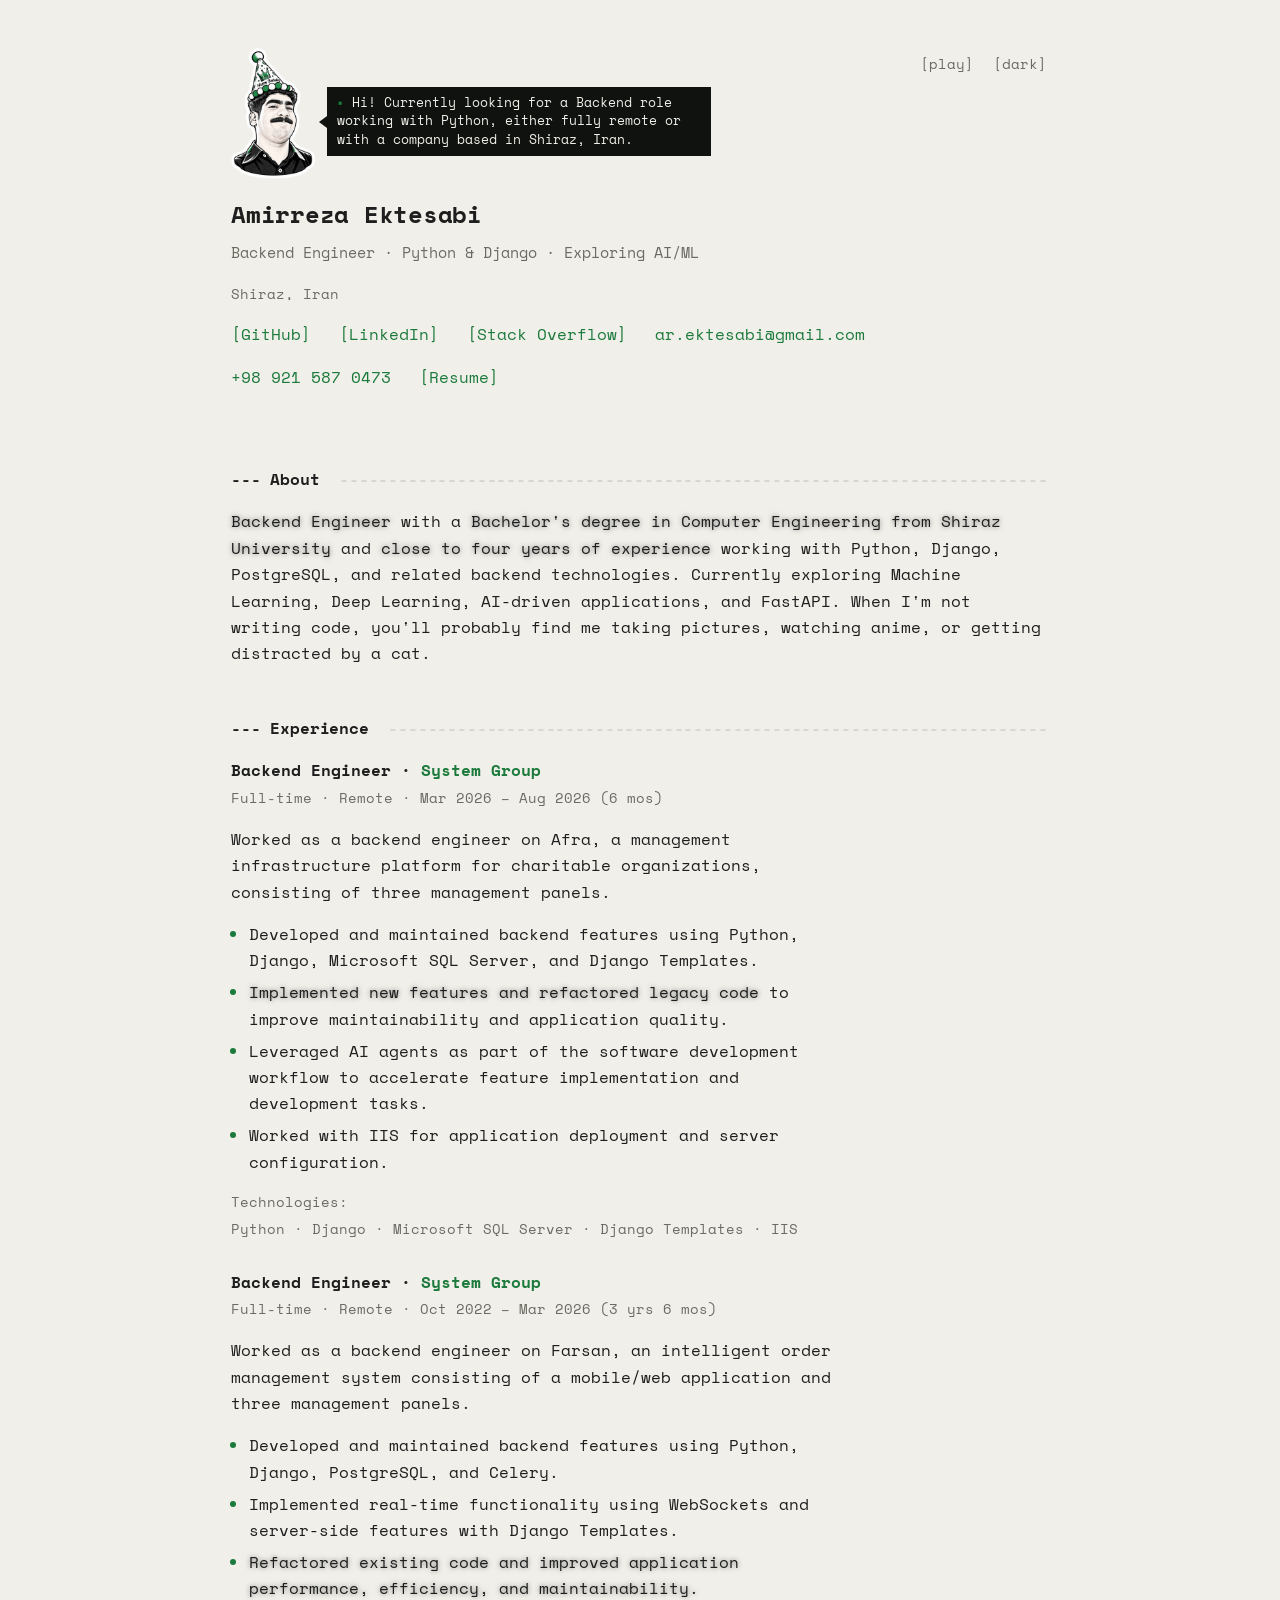
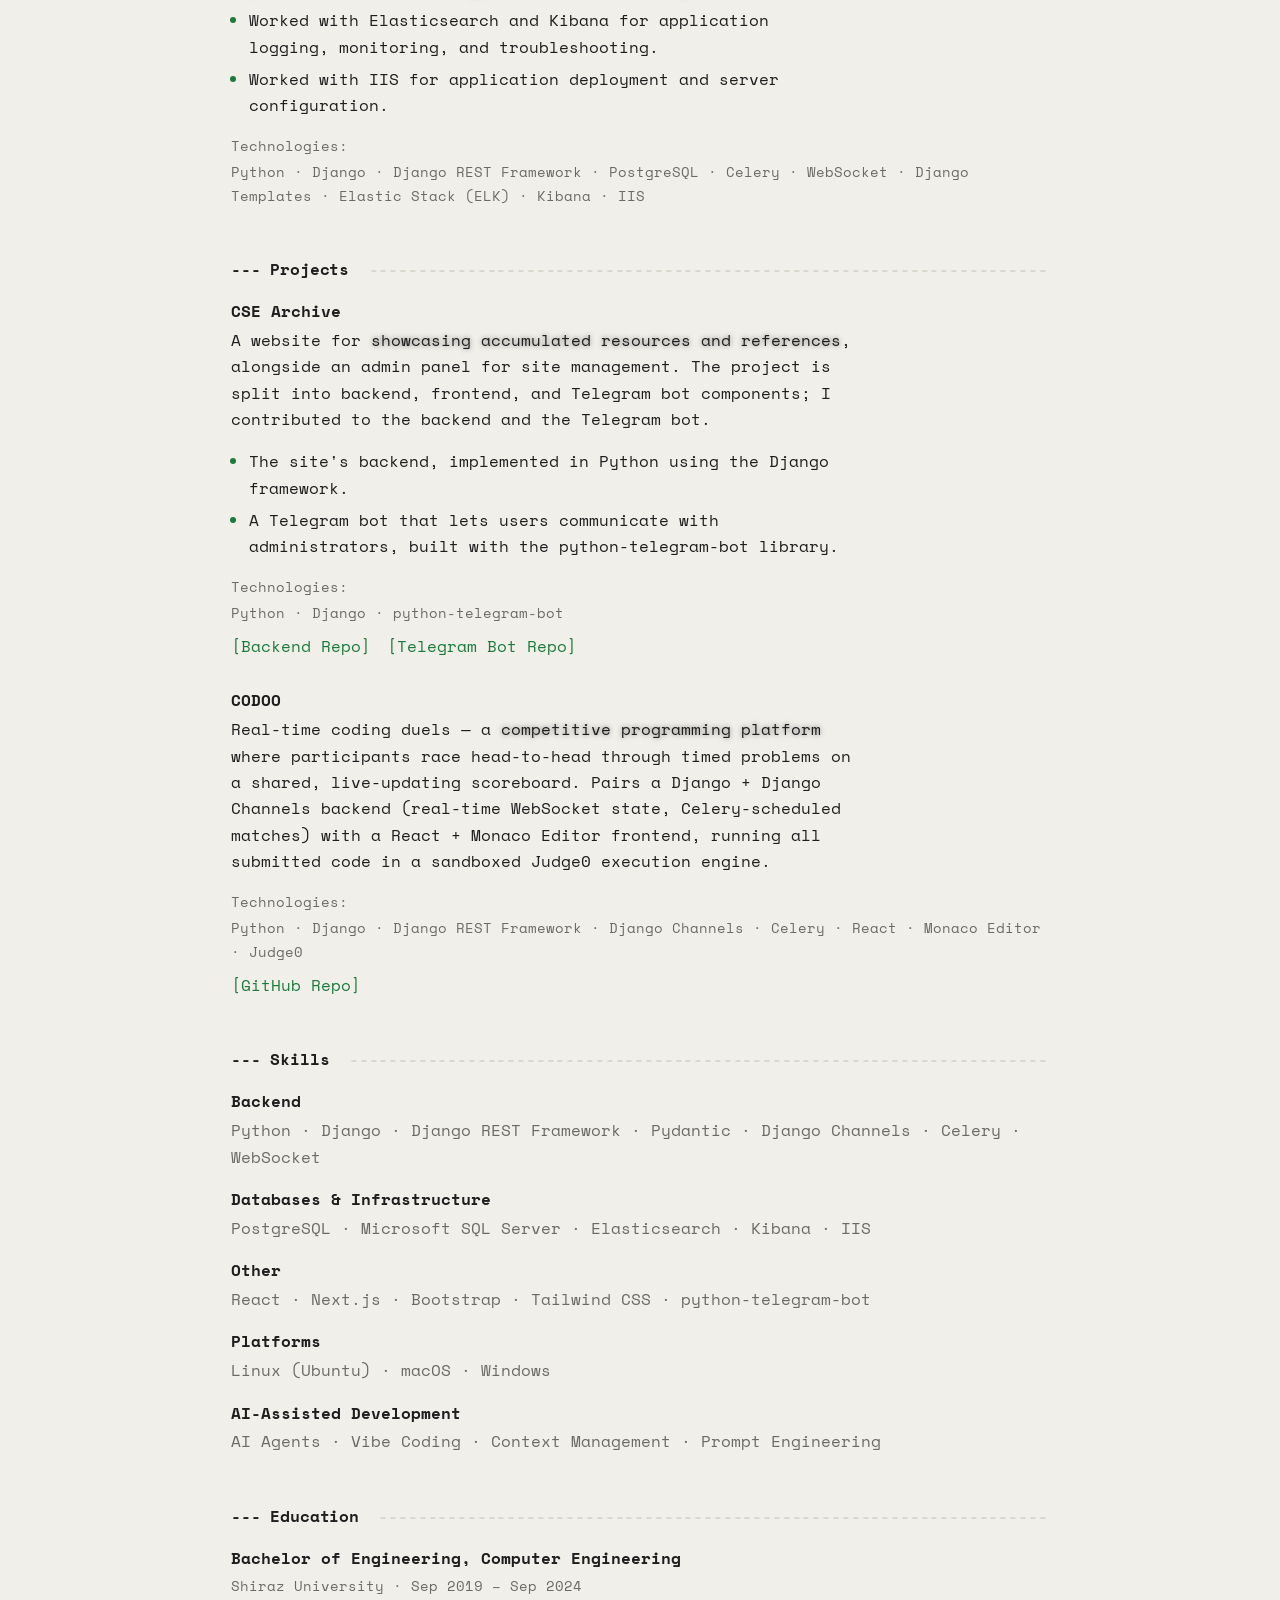
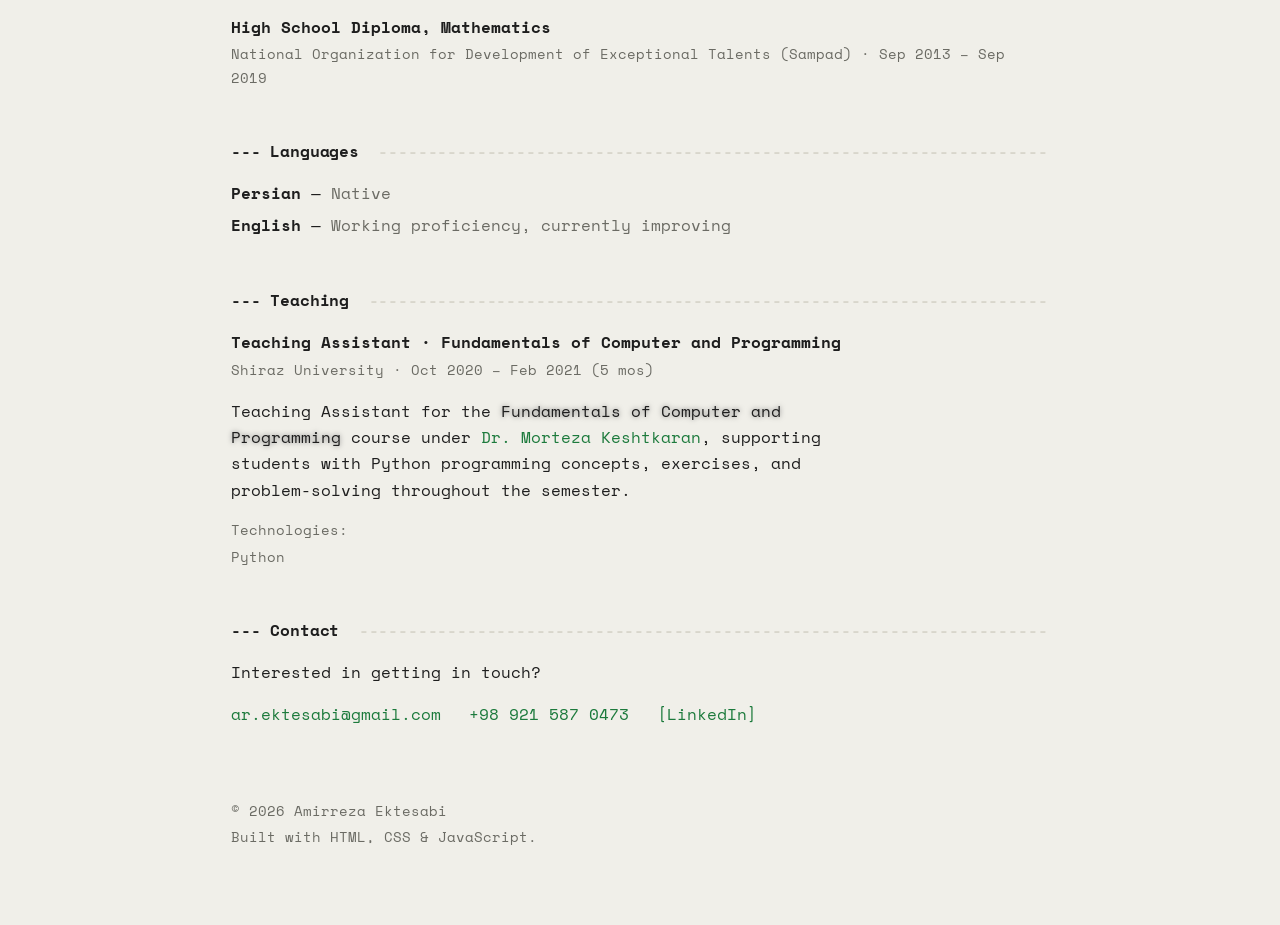
<file: index.html>
<!DOCTYPE html>
<html lang="en">
<head>
<meta charset="UTF-8" />
<meta name="viewport" content="width=device-width, initial-scale=1.0" />
<title>Amirreza Ektesabi Portfolio</title>
<meta name="description" content="Personal homepage of Amirreza Ektesabi, a backend engineer working with Python and Django, based in Shiraz, Iran. Experience, projects, education, and contact information." />
<meta name="theme-color" content="#0f0f0f" />
<link rel="icon" href="favicon.ico" />

<meta property="og:type" content="website" />
<meta property="og:title" content="Amirreza Ektesabi Portfolio" />
<meta property="og:description" content="Backend engineer working with Python and Django, based in Shiraz, Iran." />
<meta property="og:image" content="image.png" />

<!-- Inline theme bootstrap: applied before first paint to avoid a flash of the wrong theme -->
<script>
  (function () {
    try {
      var saved = localStorage.getItem("theme");
      var theme = saved || (window.matchMedia("(prefers-color-scheme: dark)").matches ? "dark" : "light");
      document.documentElement.setAttribute("data-theme", theme);
    } catch (e) {
      document.documentElement.setAttribute("data-theme", "light");
    }
  })();
</script>

<link rel="preconnect" href="https://fonts.googleapis.com" />
<link rel="preconnect" href="https://fonts.gstatic.com" crossorigin />
<link href="https://fonts.googleapis.com/css2?family=Space+Mono:ital,wght@0,400;0,700;1,400&display=swap" rel="stylesheet" />

<link rel="stylesheet" href="style.css" />
</head>
<body>

  <main>

  <!-- ============ Header ============ -->
  <header class="site-header">
    <div class="header-top">
      <div class="avatar-row">
        <img
          class="avatar"
          src="image.png"
          alt="Amirreza Ektesabi"
          width="84"
        />
        <div class="avatar-bubble" id="avatar-bubble"><span class="bubble-text"><span class="bubble-bullet">▪</span> <span class="bubble-full">Hi! Currently looking for a Backend role working with Python, either fully remote or with a company based in Shiraz, Iran.</span><span class="bubble-short">Hi!</span></span></div>
      </div>

      <div class="header-buttons">
        <button id="play-toggle" class="header-button" type="button" aria-pressed="false" aria-label="Play minesweeper">
          [play]
        </button>
        <button id="theme-toggle" class="header-button" type="button" aria-pressed="false">
          [dark]
        </button>
      </div>
    </div>

    <!-- Minesweeper takes the avatar's place while playing -->
    <section id="minesweeper" class="minesweeper-section" hidden>
      <div class="ms-header">
        <span id="ms-status" class="ms-status">mines: 0</span>
        <div class="ms-button-group">
          <button id="ms-replay" class="ms-replay" type="button">[replay]</button>
        </div>
      </div>
      <div id="ms-board" class="ms-board"></div>
      <p class="ms-hint">click to reveal &middot; right-click or hold to flag</p>
    </section>

    <h1 class="name">Amirreza Ektesabi</h1>
    <p class="title">Backend Engineer · Python &amp; Django · Exploring AI/ML</p>
    <p class="location">Shiraz, Iran</p>

    <nav class="header-links" aria-label="Profile links">
      <a href="https://github.com/amirreza-ektesabi" target="_blank" rel="noopener noreferrer">[GitHub]</a>
      <a href="https://www.linkedin.com/in/amirreza-ektesabi/" target="_blank" rel="noopener noreferrer">[LinkedIn]</a>
      <a href="https://stackoverflow.com/users/16004568" target="_blank" rel="noopener noreferrer">[Stack Overflow]</a>
      <a href="mailto:ar.ektesabi@gmail.com">ar.ektesabi@gmail.com</a>
      <a href="tel:+989215870473">+98 921 587 0473</a>
      <a href="resume.pdf" target="_blank" rel="noopener noreferrer">[Resume]</a>
    </nav>
  </header>

  <!-- ============ About ============ -->
  <section id="about" aria-labelledby="about-heading">
    <h2 id="about-heading" class="section-heading">--- About</h2>
    <p>
      <em>Backend Engineer</em> with a <em>Bachelor's degree in Computer Engineering from Shiraz University</em>
      and <em>close to four years of experience</em> working with Python,
      Django, PostgreSQL, and related backend technologies. Currently
      exploring Machine Learning, Deep Learning, AI-driven applications,
      and FastAPI. When I'm not writing code, you'll probably find me
      taking pictures, watching anime, or getting distracted by a cat.
    </p>
  </section>

  <!-- ============ Experience ============ -->
  <section id="experience" aria-labelledby="experience-heading">
    <h2 id="experience-heading" class="section-heading">--- Experience</h2>

    <article class="entry">
      <p class="entry-title">Backend Engineer · <a href="https://www.systemgroup.net" target="_blank" rel="noopener noreferrer">System Group</a></p>
      <p class="entry-meta">Full-time · Remote · Mar 2026 – Aug 2026 (6 mos)</p>
      <p class="entry-description">
        Worked as a backend engineer on Afra, a management infrastructure
        platform for charitable organizations, consisting of three
        management panels.
      </p>
      <ul class="entry-list">
        <li>Developed and maintained backend features using Python, Django, Microsoft SQL Server, and Django Templates.</li>
        <li><em>Implemented new features and refactored legacy code</em> to improve maintainability and application quality.</li>
        <li>Leveraged AI agents as part of the software development workflow to accelerate feature implementation and development tasks.</li>
        <li>Worked with IIS for application deployment and server configuration.</li>
      </ul>
      <p class="entry-tech-label">Technologies:</p>
      <p class="entry-tech">Python · Django · Microsoft SQL Server · Django Templates · IIS</p>
    </article>

    <article class="entry">
      <p class="entry-title">Backend Engineer · <a href="https://www.systemgroup.net" target="_blank" rel="noopener noreferrer">System Group</a></p>
      <p class="entry-meta">Full-time · Remote · Oct 2022 – Mar 2026 (3 yrs 6 mos)</p>
      <p class="entry-description">
        Worked as a backend engineer on Farsan, an intelligent order
        management system consisting of a mobile/web application and
        three management panels.
      </p>
      <ul class="entry-list">
        <li>Developed and maintained backend features using Python, Django, PostgreSQL, and Celery.</li>
        <li>Implemented real-time functionality using WebSockets and server-side features with Django Templates.</li>
        <li><em>Refactored existing code and improved application performance, efficiency, and maintainability.</em></li>
        <li>Worked with Elasticsearch and Kibana for application logging, monitoring, and troubleshooting.</li>
        <li>Worked with IIS for application deployment and server configuration.</li>
      </ul>
      <p class="entry-tech-label">Technologies:</p>
      <p class="entry-tech">Python · Django · Django REST Framework · PostgreSQL · Celery · WebSocket · Django Templates · Elastic Stack (ELK) · Kibana · IIS</p>
    </article>
  </section>

  <!-- ============ Projects ============ -->
  <section id="projects" aria-labelledby="projects-heading">
    <h2 id="projects-heading" class="section-heading">--- Projects</h2>

    <article class="entry">
      <p class="entry-title">CSE Archive</p>
      <p class="entry-description">
        A website for <em>showcasing accumulated resources and references</em>,
        alongside an admin panel for site management. The project is
        split into backend, frontend, and Telegram bot components; I
        contributed to the backend and the Telegram bot.
      </p>
      <ul class="entry-list">
        <li>The site's backend, implemented in Python using the Django framework.</li>
        <li>A Telegram bot that lets users communicate with administrators, built with the python-telegram-bot library.</li>
      </ul>
      <p class="entry-tech-label">Technologies:</p>
      <p class="entry-tech">Python · Django · python-telegram-bot</p>
      <p class="entry-links">
        <a href="https://github.com/CSE-Archive/archive-api" target="_blank" rel="noopener noreferrer">[Backend Repo]</a>
        <a href="https://github.com/CSE-Archive/archive-telegram-bot" target="_blank" rel="noopener noreferrer">[Telegram Bot Repo]</a>
      </p>
    </article>

    <article class="entry">
      <p class="entry-title">CODOO</p>
      <p class="entry-description">
        Real-time coding duels — a <em>competitive programming platform</em> where
        participants race head-to-head through timed problems on a
        shared, live-updating scoreboard. Pairs a Django + Django Channels
        backend (real-time WebSocket state, Celery-scheduled matches) with
        a React + Monaco Editor frontend, running all submitted code in a
        sandboxed Judge0 execution engine.
      </p>
      <p class="entry-tech-label">Technologies:</p>
      <p class="entry-tech">Python · Django · Django REST Framework · Django Channels · Celery · React · Monaco Editor · Judge0</p>
      <p class="entry-links">
        <a href="https://github.com/amirreza-ektesabi/codoo" target="_blank" rel="noopener noreferrer">[GitHub Repo]</a>
      </p>
    </article>
  </section>

  <!-- ============ Skills ============ -->
  <section id="skills" aria-labelledby="skills-heading">
    <h2 id="skills-heading" class="section-heading">--- Skills</h2>

    <div class="skill-group">
      <p class="skill-group-title">Backend</p>
      <p class="skill-list">Python · Django · Django REST Framework · Pydantic · Django Channels · Celery · WebSocket</p>
    </div>

    <div class="skill-group">
      <p class="skill-group-title">Databases &amp; Infrastructure</p>
      <p class="skill-list">PostgreSQL · Microsoft SQL Server · Elasticsearch · Kibana · IIS</p>
    </div>

    <div class="skill-group">
      <p class="skill-group-title">Other</p>
      <p class="skill-list">React · Next.js · Bootstrap · Tailwind CSS · python-telegram-bot</p>
    </div>

    <div class="skill-group">
      <p class="skill-group-title">Platforms</p>
      <p class="skill-list">Linux (Ubuntu) · macOS · Windows</p>
    </div>

    <div class="skill-group">
      <p class="skill-group-title">AI-Assisted Development</p>
      <p class="skill-list">AI Agents · Vibe Coding · Context Management · Prompt Engineering</p>
    </div>
  </section>

  <!-- ============ Education ============ -->
  <section id="education" aria-labelledby="education-heading">
    <h2 id="education-heading" class="section-heading">--- Education</h2>

    <article class="entry entry-compact">
      <p class="entry-title">Bachelor of Engineering, Computer Engineering</p>
      <p class="entry-meta">Shiraz University · Sep 2019 – Sep 2024</p>
    </article>

    <article class="entry entry-compact">
      <p class="entry-title">High School Diploma, Mathematics</p>
      <p class="entry-meta">National Organization for Development of Exceptional Talents (Sampad) · Sep 2013 – Sep 2019</p>
    </article>
  </section>

  <!-- ============ Languages ============ -->
  <section id="languages" aria-labelledby="languages-heading">
    <h2 id="languages-heading" class="section-heading">--- Languages</h2>

    <p class="lang-item"><span class="lang-name">Persian</span> — <span class="lang-level">Native</span></p>
    <p class="lang-item"><span class="lang-name">English</span> — <span class="lang-level">Working proficiency, currently improving</span></p>
  </section>

  <!-- ============ Teaching ============ -->
  <section id="teaching" aria-labelledby="teaching-heading">
    <h2 id="teaching-heading" class="section-heading">--- Teaching</h2>

    <article class="entry entry-compact">
      <p class="entry-title">Teaching Assistant · Fundamentals of Computer and Programming</p>
      <p class="entry-meta">Shiraz University · Oct 2020 – Feb 2021 (5 mos)</p>
      <p class="entry-description">
        Teaching Assistant for the <em>Fundamentals of Computer and Programming</em>
        course under <a href="https://scholar.google.com/citations?user=3shbBG4AAAAJ&amp;hl=en" target="_blank" rel="noopener noreferrer">Dr. Morteza Keshtkaran</a>, supporting students with
        Python programming concepts, exercises, and problem-solving
        throughout the semester.
      </p>
      <p class="entry-tech-label">Technologies:</p>
      <p class="entry-tech">Python</p>
    </article>
  </section>

  <!-- ============ Contact ============ -->
  <section id="contact" aria-labelledby="contact-heading">
    <h2 id="contact-heading" class="section-heading">--- Contact</h2>
    <p>Interested in getting in touch?</p>
    <p class="header-links">
      <a href="mailto:ar.ektesabi@gmail.com">ar.ektesabi@gmail.com</a>
      <a href="tel:+989215870473">+98 921 587 0473</a>
      <a href="https://www.linkedin.com/in/amirreza-ektesabi/" target="_blank" rel="noopener noreferrer">[LinkedIn]</a>
    </p>
  </section>

  <footer class="site-footer">
    <p>© 2026 Amirreza Ektesabi</p>
    <p>Built with HTML, CSS &amp; JavaScript.</p>
  </footer>

</main>

<script src="script.js"></script>
</body>
</html>
</file>
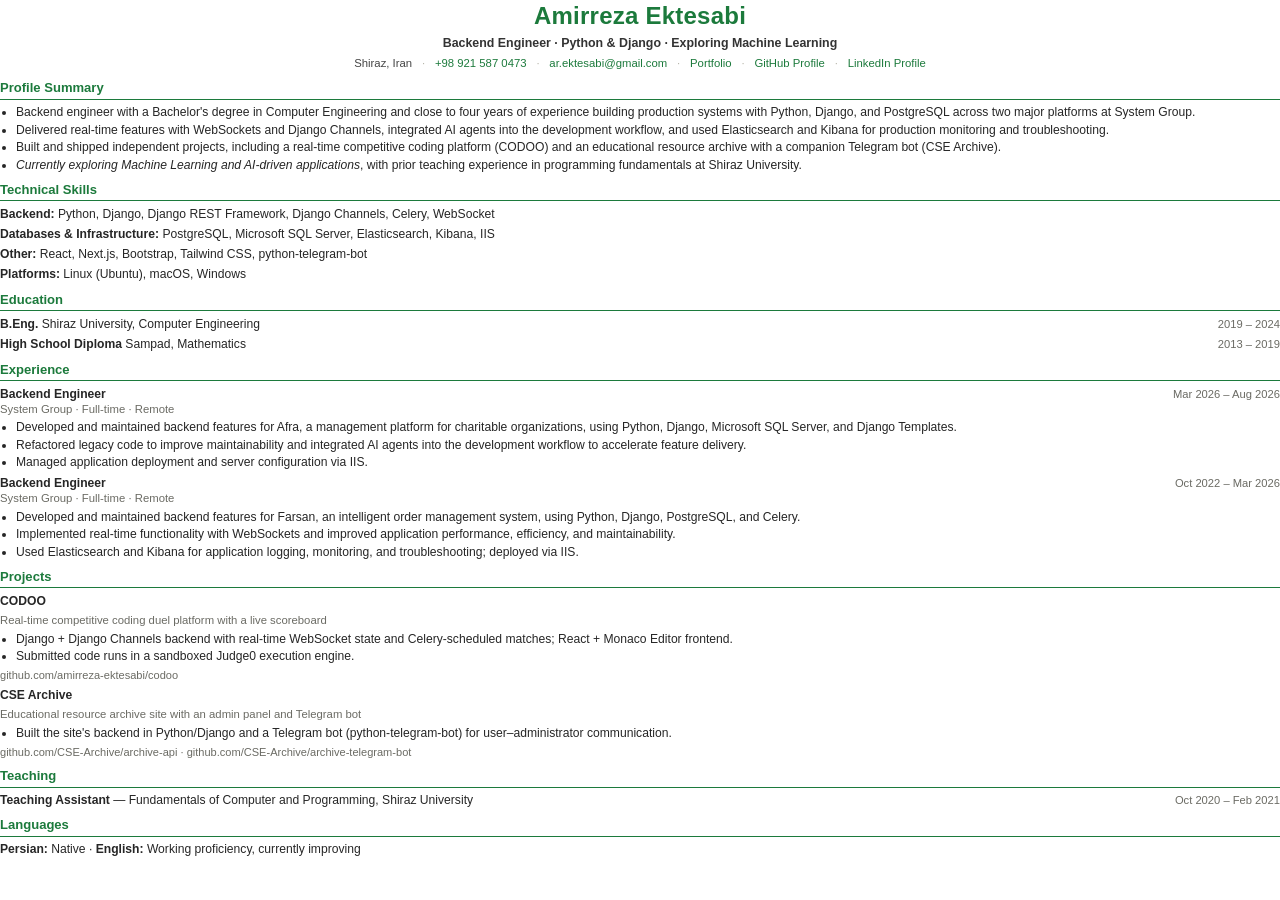
<file: resume.html>
<!DOCTYPE html>
<html lang="en">
<head>
<meta charset="UTF-8" />
<title>Amirreza Ektesabi — Resume</title>
<style>
  @page {
    size: A4;
    margin: 10mm 17mm;
  }

  * {
    box-sizing: border-box;
  }

  body {
    margin: 0;
    font-family: "Liberation Sans", Arial, "DejaVu Sans", sans-serif;
    font-size: 9.1pt;
    line-height: 1.33;
    color: #262626;
  }

  .accent {
    color: #1c7a3c;
  }

  .muted {
    color: #6b6b64;
  }

  /* ---------- Header ---------- */

  header {
    text-align: center;
    margin-bottom: 6pt;
  }

  h1 {
    font-size: 18pt;
    font-weight: 700;
    color: #1c7a3c;
    margin: 0 0 2pt 0;
    letter-spacing: 0.01em;
  }

  .title-line {
    font-size: 9.3pt;
    font-weight: 700;
    color: #333;
    margin: 0 0 4pt 0;
  }

  .contact-line {
    font-size: 8.5pt;
    color: #444;
  }

  .contact-line a {
    color: #1c7a3c;
    text-decoration: none;
  }

  .contact-sep {
    color: #b7b5aa;
    margin: 0 5pt;
  }

  /* ---------- Section headings ---------- */

  .section-heading {
    font-size: 9.8pt;
    font-weight: 700;
    color: #1c7a3c;
    border-bottom: 1.4pt solid #1c7a3c;
    padding-bottom: 1.5pt;
    margin: 6pt 0 3.5pt 0;
  }

  section:first-of-type .section-heading {
    margin-top: 0;
  }

  /* ---------- Generic text ---------- */

  p {
    margin: 0 0 3pt 0;
  }

  ul {
    margin: 0 0 2.5pt 0;
    padding-left: 12pt;
  }

  li {
    margin-bottom: 1pt;
  }

  /* ---------- Entries with right-aligned dates ---------- */

  .entry {
    margin-bottom: 3.5pt;
  }

  .entry:last-child {
    margin-bottom: 0;
  }

  .entry-row {
    display: flex;
    justify-content: space-between;
    align-items: baseline;
    gap: 8pt;
  }

  .entry-title {
    font-weight: 700;
  }

  .entry-org {
    font-weight: 400;
  }

  .entry-date {
    font-size: 8.4pt;
    color: #6b6b64;
    white-space: nowrap;
  }

  .entry-sub {
    font-size: 8.5pt;
    color: #6b6b64;
    margin-bottom: 2pt;
  }

  .entry-links {
    font-size: 8.3pt;
    color: #6b6b64;
  }

  .entry-links a {
    color: #1c7a3c;
    text-decoration: none;
  }

  /* ---------- Compact single-line groups (skills, languages) ---------- */

  .group-line {
    margin-bottom: 3pt;
  }

  .group-label {
    font-weight: 700;
  }
</style>
</head>
<body>

  <header>
    <h1>Amirreza Ektesabi</h1>
    <p class="title-line">Backend Engineer &middot; Python &amp; Django &middot; Exploring Machine Learning</p>
    <p class="contact-line">
      Shiraz, Iran
      <span class="contact-sep">&middot;</span>
      <a href="tel:+989215870473">+98 921 587 0473</a>
      <span class="contact-sep">&middot;</span>
      <a href="mailto:ar.ektesabi@gmail.com">ar.ektesabi@gmail.com</a>
      <span class="contact-sep">&middot;</span>
      <a href="https://amirreza-ektesabi.github.io/">Portfolio</a>
      <span class="contact-sep">&middot;</span>
      <a href="https://github.com/amirreza-ektesabi">GitHub Profile</a>
      <span class="contact-sep">&middot;</span>
      <a href="https://www.linkedin.com/in/amirreza-ektesabi/">LinkedIn Profile</a>
    </p>
  </header>

  <section>
    <p class="section-heading">Profile Summary</p>
    <ul>
      <li>Backend engineer with a Bachelor's degree in Computer Engineering and close to four years of experience building production systems with Python, Django, and PostgreSQL across two major platforms at System Group.</li>
      <li>Delivered real-time features with WebSockets and Django Channels, integrated AI agents into the development workflow, and used Elasticsearch and Kibana for production monitoring and troubleshooting.</li>
      <li>Built and shipped independent projects, including a real-time competitive coding platform (CODOO) and an educational resource archive with a companion Telegram bot (CSE Archive).</li>
      <li><em style="font-style: italic;">Currently exploring Machine Learning and AI-driven applications</em>, with prior teaching experience in programming fundamentals at Shiraz University.</li>
    </ul>
  </section>

  <section>
    <p class="section-heading">Technical Skills</p>
    <p class="group-line"><span class="group-label">Backend:</span> Python, Django, Django REST Framework, Django Channels, Celery, WebSocket</p>
    <p class="group-line"><span class="group-label">Databases &amp; Infrastructure:</span> PostgreSQL, Microsoft SQL Server, Elasticsearch, Kibana, IIS</p>
    <p class="group-line"><span class="group-label">Other:</span> React, Next.js, Bootstrap, Tailwind CSS, python-telegram-bot</p>
    <p class="group-line"><span class="group-label">Platforms:</span> Linux (Ubuntu), macOS, Windows</p>
  </section>

  <section>
    <p class="section-heading">Education</p>

    <div class="entry">
      <div class="entry-row">
        <span><span class="entry-title">B.Eng.</span> <span class="entry-org">Shiraz University, Computer Engineering</span></span>
        <span class="entry-date">2019 &ndash; 2024</span>
      </div>
    </div>

    <div class="entry">
      <div class="entry-row">
        <span><span class="entry-title">High School Diploma</span> <span class="entry-org">Sampad, Mathematics</span></span>
        <span class="entry-date">2013 &ndash; 2019</span>
      </div>
    </div>
  </section>

  <section>
    <p class="section-heading">Experience</p>

    <div class="entry">
      <div class="entry-row">
        <span class="entry-title">Backend Engineer</span>
        <span class="entry-date">Mar 2026 &ndash; Aug 2026</span>
      </div>
      <p class="entry-sub">System Group &middot; Full-time &middot; Remote</p>
      <ul>
        <li>Developed and maintained backend features for Afra, a management platform for charitable organizations, using Python, Django, Microsoft SQL Server, and Django Templates.</li>
        <li>Refactored legacy code to improve maintainability and integrated AI agents into the development workflow to accelerate feature delivery.</li>
        <li>Managed application deployment and server configuration via IIS.</li>
      </ul>
    </div>

    <div class="entry">
      <div class="entry-row">
        <span class="entry-title">Backend Engineer</span>
        <span class="entry-date">Oct 2022 &ndash; Mar 2026</span>
      </div>
      <p class="entry-sub">System Group &middot; Full-time &middot; Remote</p>
      <ul>
        <li>Developed and maintained backend features for Farsan, an intelligent order management system, using Python, Django, PostgreSQL, and Celery.</li>
        <li>Implemented real-time functionality with WebSockets and improved application performance, efficiency, and maintainability.</li>
        <li>Used Elasticsearch and Kibana for application logging, monitoring, and troubleshooting; deployed via IIS.</li>
      </ul>
    </div>
  </section>

  <section>
    <p class="section-heading">Projects</p>

    <div class="entry">
      <p class="entry-title">CODOO</p>
      <p class="entry-sub">Real-time competitive coding duel platform with a live scoreboard</p>
      <ul>
        <li>Django + Django Channels backend with real-time WebSocket state and Celery-scheduled matches; React + Monaco Editor frontend.</li>
        <li>Submitted code runs in a sandboxed Judge0 execution engine.</li>
      </ul>
      <p class="entry-links">github.com/amirreza-ektesabi/codoo</p>
    </div>

    <div class="entry">
      <p class="entry-title">CSE Archive</p>
      <p class="entry-sub">Educational resource archive site with an admin panel and Telegram bot</p>
      <ul>
        <li>Built the site's backend in Python/Django and a Telegram bot (python-telegram-bot) for user–administrator communication.</li>
      </ul>
      <p class="entry-links">github.com/CSE-Archive/archive-api &middot; github.com/CSE-Archive/archive-telegram-bot</p>
    </div>
  </section>

  <section>
    <p class="section-heading">Teaching</p>
    <div class="entry">
      <div class="entry-row">
        <span><span class="entry-title">Teaching Assistant</span> <span class="entry-org">&mdash; Fundamentals of Computer and Programming, Shiraz University</span></span>
        <span class="entry-date">Oct 2020 &ndash; Feb 2021</span>
      </div>
    </div>
  </section>

  <section>
    <p class="section-heading">Languages</p>
    <p class="group-line"><span class="group-label">Persian:</span> Native &middot; <span class="group-label">English:</span> Working proficiency, currently improving</p>
  </section>

</body>
</html>
</file>
<file: style.css>
/* ==========================================================================
   Theme tokens
   ========================================================================== */

:root {
  --background: #f0efe9;
  --surface: #ffffff;
  --surface-revealed: #fbfaf5;
  --text: #1e1e1e;
  --muted: #6b6b64;
  --accent: #1c7a3c;
  --accent-dim: #3f8f5c;
  --border: #d8d6cc;
  --border-faded: rgba(216, 214, 204, 0.35);

  --space-1: 0.5rem;
  --space-2: 1rem;
  --space-3: 1.75rem;
  --space-4: 3rem;
  --space-5: 4.5rem;

  --bubble-bg: #10120f;
  --bubble-text: #f0efe9;
}

[data-theme="dark"] {
  --background: #10120f;
  --surface: #000000;
  --surface-revealed: #161712;
  --text: #cfd0c9;
  --muted: #7c7d75;
  --accent: #3ecf6b;
  --accent-dim: #2e9e51;
  --border: #2a2c26;
  --border-faded: rgba(42, 44, 38, 0.35);

  --bubble-bg: #f0efe9;
  --bubble-text: #1e1e1e;
}

/* ==========================================================================
   Reset / Base
   ========================================================================== */

*,
*::before,
*::after {
  box-sizing: border-box;
}

html {
  font-size: clamp(16px, 6px + 0.55vw, 21px);
  -webkit-text-size-adjust: 100%;
}

body {
  margin: 0;
  background-color: var(--background);
  color: var(--text);
  font-family: "Space Mono", "SFMono-Regular", Consolas, "Liberation Mono", Menlo, monospace;
  font-size: 1rem;
  line-height: 1.65;
  overflow-x: hidden;
}

img {
  max-width: 100%;
  display: block;
}

p {
  margin: 0 0 var(--space-2) 0;
}

/* ==========================================================================
   Typography
   ========================================================================== */

h1,
h2 {
  font-family: inherit;
  font-weight: 700;
  letter-spacing: -0.01em;
  margin: 0;
}

.name {
  font-size: 1.5rem;
  margin-top: var(--space-2);
}

.title {
  color: var(--muted);
  font-size: 0.95rem;
  margin-top: 0.35rem;
}

.tagline {
  margin-top: var(--space-2);
  max-width: 56ch;
}

.location {
  color: var(--muted);
  font-size: 0.9rem;
  margin-top: 0.35rem;
}

.section-heading {
  display: flex;
  align-items: baseline;
  overflow: hidden;
  white-space: nowrap;
  font-size: 1rem;
  color: var(--text);
  margin-bottom: var(--space-2);
}

.section-heading::after {
  content: " [base64]";
  color: var(--border);
  flex: 1 1 auto;
  overflow: hidden;
  white-space: pre;
  margin-left: 0.6em;
}

/* ==========================================================================
   Layout
   ========================================================================== */

main {
  max-width: 64ch;
  margin: 0 auto;
  padding: var(--space-4) var(--space-2) var(--space-5) var(--space-2);
}

@media (min-width: 900px) {
  main {
    max-width: 85ch;
  }
}

section {
  margin-top: var(--space-4);
}

section:first-of-type {
  margin-top: var(--space-4);
}

/* ==========================================================================
   Header
   ========================================================================== */

.site-header {
  padding-bottom: var(--space-3);
}

.header-top {
  display: flex;
  align-items: flex-start;
  justify-content: space-between;
  gap: var(--space-2);
}

[hidden] {
  display: none !important;
}

.avatar {
  width: 84px;
  height: auto;
}

.avatar.ms-shrunk {
  width: auto;
  height: 28px;
}

.avatar-row {
  display: flex;
  align-items: center;
  gap: 0.75rem;
}

.avatar-bubble {
  position: relative;
  background: var(--bubble-bg);
  color: var(--bubble-text);
  font-family: inherit;
  font-size: 0.8rem;
  font-weight: 400;
  line-height: 1.45;
  padding: 0.5em 0.75em;
  border-radius: 0;
  max-width: min(48ch, 100%);
  white-space: normal;
  transform: translateY(8px);
}

.avatar-bubble::before {
  content: "";
  position: absolute;
  left: -8px;
  top: 50%;
  transform: translateY(-50%);
  border-width: 6px 8px 6px 0;
  border-style: solid;
  border-color: transparent var(--bubble-bg) transparent transparent;
}

.bubble-bullet {
  color: var(--accent);
}

.avatar-bubble.ms-mode {
  flex: 0 1 auto;
  min-width: 0;
  align-self: center;
  font-size: 0.65rem;
  line-height: 1.3;
  padding: 0.3em 0.6em;
  max-width: 36ch;
  transform: none;
}

.avatar-bubble.ms-mode .bubble-text {
  display: block;
  overflow: hidden;
  white-space: nowrap;
  text-overflow: ellipsis;
}

.bubble-short {
  display: none;
}

.avatar-bubble.ms-mode .bubble-full {
  display: none;
}

.avatar-bubble.ms-mode .bubble-short {
  display: inline;
}

.header-links {
  margin-top: var(--space-2);
  display: flex;
  flex-wrap: wrap;
  gap: var(--space-2) var(--space-3);
}

/* ==========================================================================
   Header buttons (play, theme toggle)
   ========================================================================== */

.header-button {
  appearance: none;
  background: none;
  border: none;
  padding: 0.2rem 0.1rem;
  margin-top: 0.15rem;
  color: var(--muted);
  font-family: inherit;
  font-size: 0.85rem;
  cursor: pointer;
  white-space: nowrap;
}

.header-button:hover {
  color: var(--accent);
}

.header-button:focus-visible {
  outline: 1px dashed var(--accent);
  outline-offset: 3px;
}

.header-buttons {
  display: flex;
  gap: var(--space-2);
  margin-left: auto;
}

/* ==========================================================================
   Links
   ========================================================================== */

a {
  color: var(--accent);
  text-decoration: none;
}

a:hover {
  color: var(--accent-dim);
  text-decoration: underline;
}

a:focus-visible {
  outline: 1px dashed var(--accent);
  outline-offset: 2px;
}

a[aria-disabled="true"] {
  color: var(--muted);
  cursor: default;
  pointer-events: none;
}

/* ==========================================================================
    Highlight
    ========================================================================== */

em {
  font-style: normal;
  text-shadow: 0 0 5px #777777;
}

[data-theme="dark"] em {
  color: #ffffff;
  text-shadow: 0 0 5px #999999;
}

/* ==========================================================================
   Sections / entries
   ========================================================================== */

.entry {
  margin-bottom: var(--space-3);
}

.entry:last-child {
  margin-bottom: 0;
}

.entry-compact {
  margin-bottom: var(--space-2);
}

.entry-title {
  font-weight: 700;
  margin-bottom: 0.15rem;
}

.entry-meta {
  color: var(--muted);
  font-size: 0.9rem;
  margin-bottom: var(--space-2);
}

.entry-description {
  margin-bottom: var(--space-2);
  max-width: 62ch;
}

.entry-list {
  margin: 0 0 var(--space-2) 0;
  padding-left: 1.1em;
  max-width: 62ch;
  color: var(--text);
}

.entry-list li {
  margin-bottom: 0.35rem;
}

.entry-list li::marker {
  color: var(--accent);
}

.entry-tech-label {
  color: var(--muted);
  font-size: 0.85rem;
  margin-bottom: 0.2rem;
}

.entry-tech {
  color: var(--muted);
  font-size: 0.9rem;
  margin-bottom: 0;
}

.entry-links {
  margin-top: 0.5rem;
  display: flex;
  gap: var(--space-2);
}

/* ==========================================================================
   Skills
   ========================================================================== */

.skill-group {
  margin-bottom: var(--space-2);
}

.skill-group-title {
  font-weight: 700;
  margin-bottom: 0.15rem;
}

.skill-list {
  color: var(--muted);
}

/* ==========================================================================
    Languages
    ========================================================================== */

.lang-item {
  margin-bottom: 0.35rem;
}

.lang-name {
  font-weight: 700;
}

.lang-level {
  color: var(--muted);
}

/* ==========================================================================
   Footer
   ========================================================================== */

.site-footer {
  margin-top: var(--space-5);
  color: var(--muted);
  font-size: 0.85rem;
}

.site-footer p {
  margin: 0 0 0.25rem 0;
}

/* ==========================================================================
   Minesweeper
   ========================================================================== */

.minesweeper-section {
  margin-top: 0;
}

.ms-header {
  display: flex;
  justify-content: space-between;
  align-items: baseline;
  margin-bottom: var(--space-2);
}

.ms-button-group {
  display: flex;
  gap: 0.25rem;
  align-items: center;
}

.ms-status {
  color: var(--muted);
  font-size: 0.9rem;
}

.ms-status.win {
  color: var(--accent);
  font-weight: 700;
  font-size: 1rem;
}

.ms-status.lose {
  color: #e24b4a;
  font-weight: 700;
  font-size: 1rem;
}

.ms-replay {
  font-size: 0.85rem;
  padding: 0.2rem 0.1rem;
  margin-top: 0.15rem;
  color: var(--muted);
  font-family: inherit;
  cursor: pointer;
  white-space: nowrap;
  background: none;
  border: none;
}

.ms-replay:hover {
  color: var(--accent);
}

.ms-board {
  display: grid;
  gap: 0;
  border: 1px solid var(--border);
  border-top: 1px solid var(--border);
  border-left: 1px solid var(--border);
  width: 100%;
  user-select: none;
  -webkit-touch-callout: none;
  -webkit-user-select: none;
}

.ms-cell {
  aspect-ratio: 1;
  display: flex;
  align-items: center;
  justify-content: center;
  background: var(--surface-revealed);
  font-size: 0.95rem;
  font-weight: 700;
  cursor: pointer;
  line-height: 1;
  touch-action: manipulation;
  border-right: 1px solid var(--border);
  border-bottom: 1px solid var(--border);
  overflow: hidden;
  min-height: 0;
}

.ms-cell.revealed {
  border-right-color: var(--border-faded);
  border-bottom-color: var(--border-faded);
}

.ms-cell.hidden-cell {
  background: var(--background);
}

.ms-cell.hidden-cell:hover {
  background: var(--border);
}

.ms-cell.flag {
  color: #e24b4a;
}

[data-theme="dark"] .ms-cell.flag {
  color: #ff6b6a;
}

.ms-cell.mine img {
  width: 100%;
  height: 100%;
  object-fit: cover;
  display: block;
  overflow: hidden;
}

.ms-cell.mine.exploded {
  background: #e24b4a;
}

.ms-board.win .ms-cell.mine {
  background: var(--accent);
}

.ms-cell.n1 { color: #6fa8dc; }
.ms-cell.n2 { color: var(--accent); }
.ms-cell.n3 { color: #e08a2e; }
.ms-cell.n4 { color: #9b8fd6; }
.ms-cell.n5 { color: #b5705a; }
.ms-cell.n6 { color: #5fc4c4; }
.ms-cell.n7 { color: var(--text); }
.ms-cell.n8 { color: var(--muted); }

.ms-hint {
  color: var(--muted);
  font-size: 0.8rem;
  margin-top: var(--space-2);
  margin-bottom: 0;
}

/* ==========================================================================
   Responsive
   ========================================================================== */

@media (max-width: 900px) {
  main {
    padding-left: 20px;
    padding-right: 20px;
  }
}

@media (max-width: 480px) {
  main {
    padding-left: 16px;
    padding-right: 16px;
    padding-top: var(--space-3);
  }

  .name {
    font-size: 1.3rem;
  }

  .avatar {
    width: 64px;
    margin-top: 1.5rem;
  }

  .avatar.ms-shrunk {
    margin-top: 0.35rem;
  }

  .header-top {
    position: relative;
    align-items: flex-start;
  }

  .header-buttons {
    position: absolute;
    top: 0.15rem;
    right: 0;
  }

  .avatar-row {
    align-items: flex-start;
  }

  .avatar-bubble {
    flex: 1;
    max-width: none;
    margin-top: 2.8rem;
    transform: none;
  }

  .avatar-bubble::before {
    top: 2.25rem;
    left: -7px;
  }

  .avatar-bubble.ms-mode {
    margin-top: 0;
    max-width: 24ch;
  }

  .avatar-bubble.ms-mode::before {
    top: 50%;
  }

  section {
    margin-top: var(--space-3);
  }
}

/* ==========================================================================
   Accessibility
   ========================================================================== */

@media (prefers-reduced-motion: reduce) {
  * {
    animation: none !important;
    transition: none !important;
  }
}
</file>
